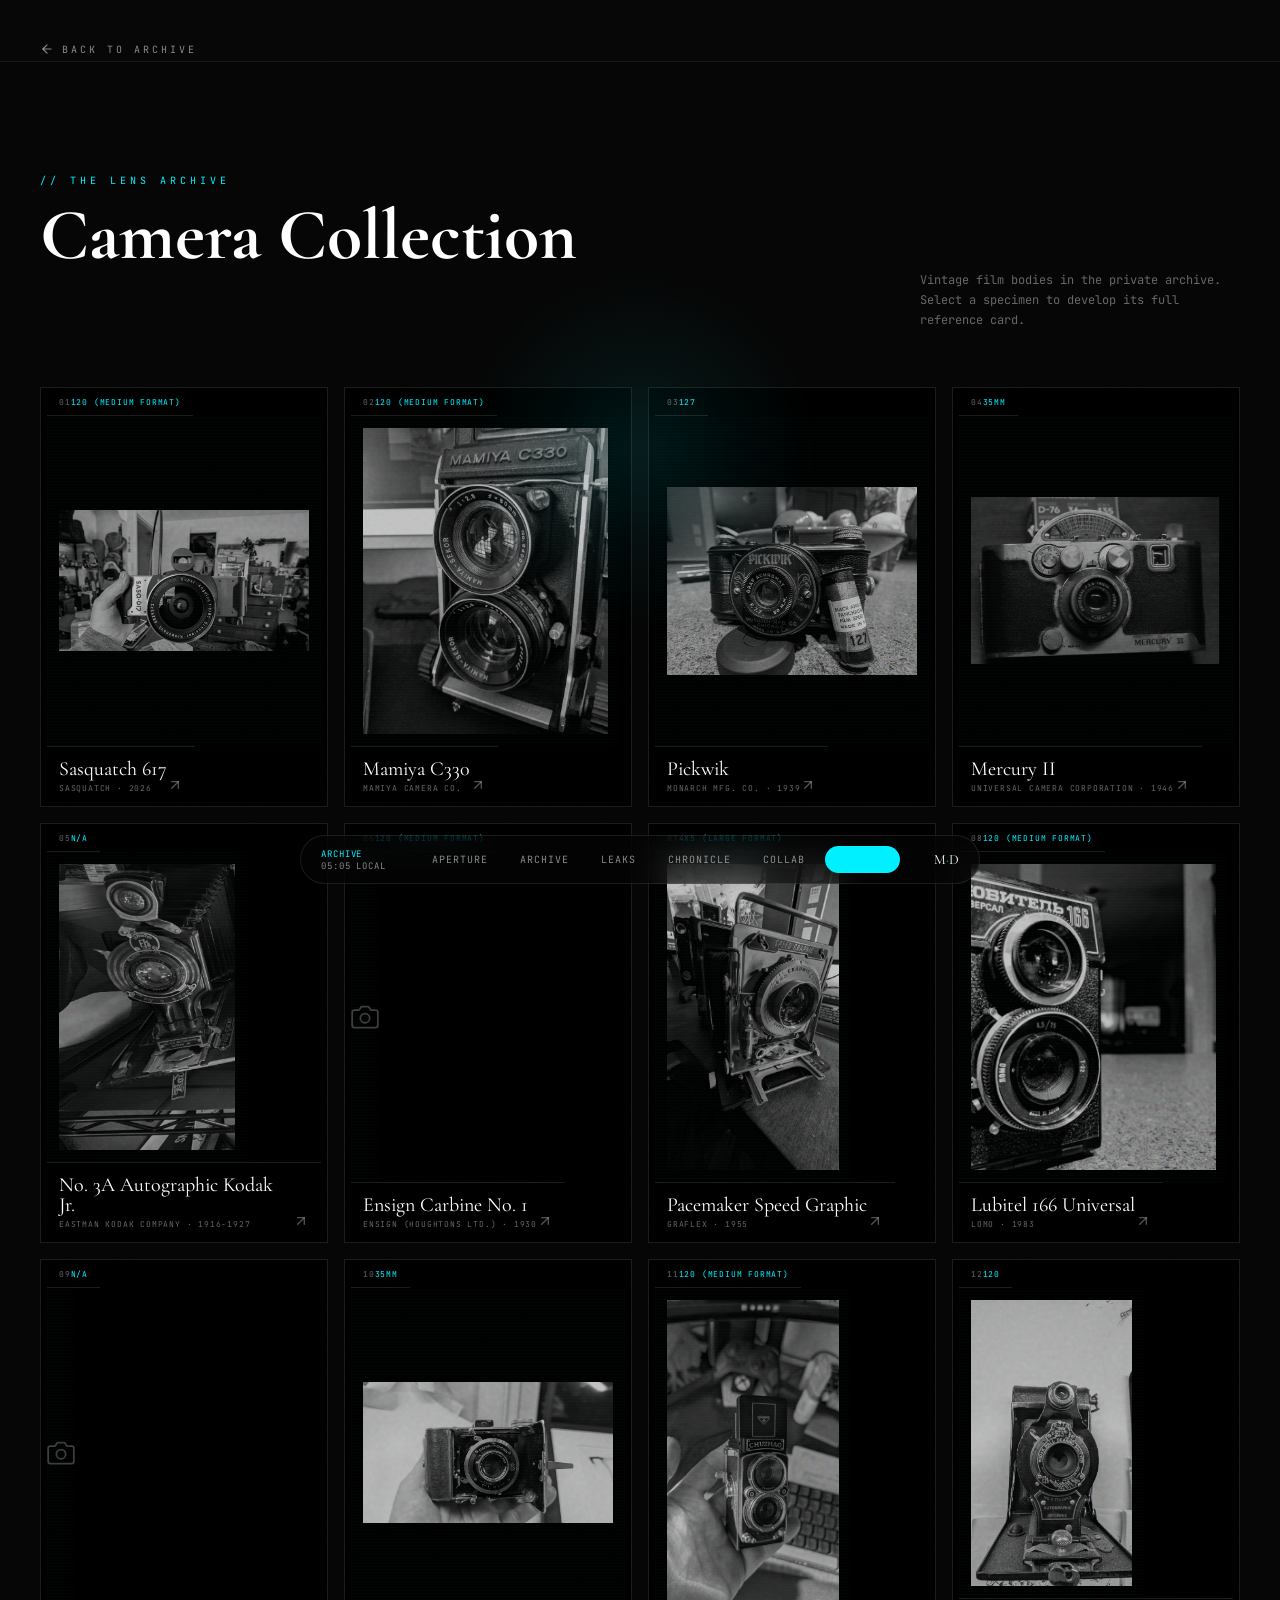
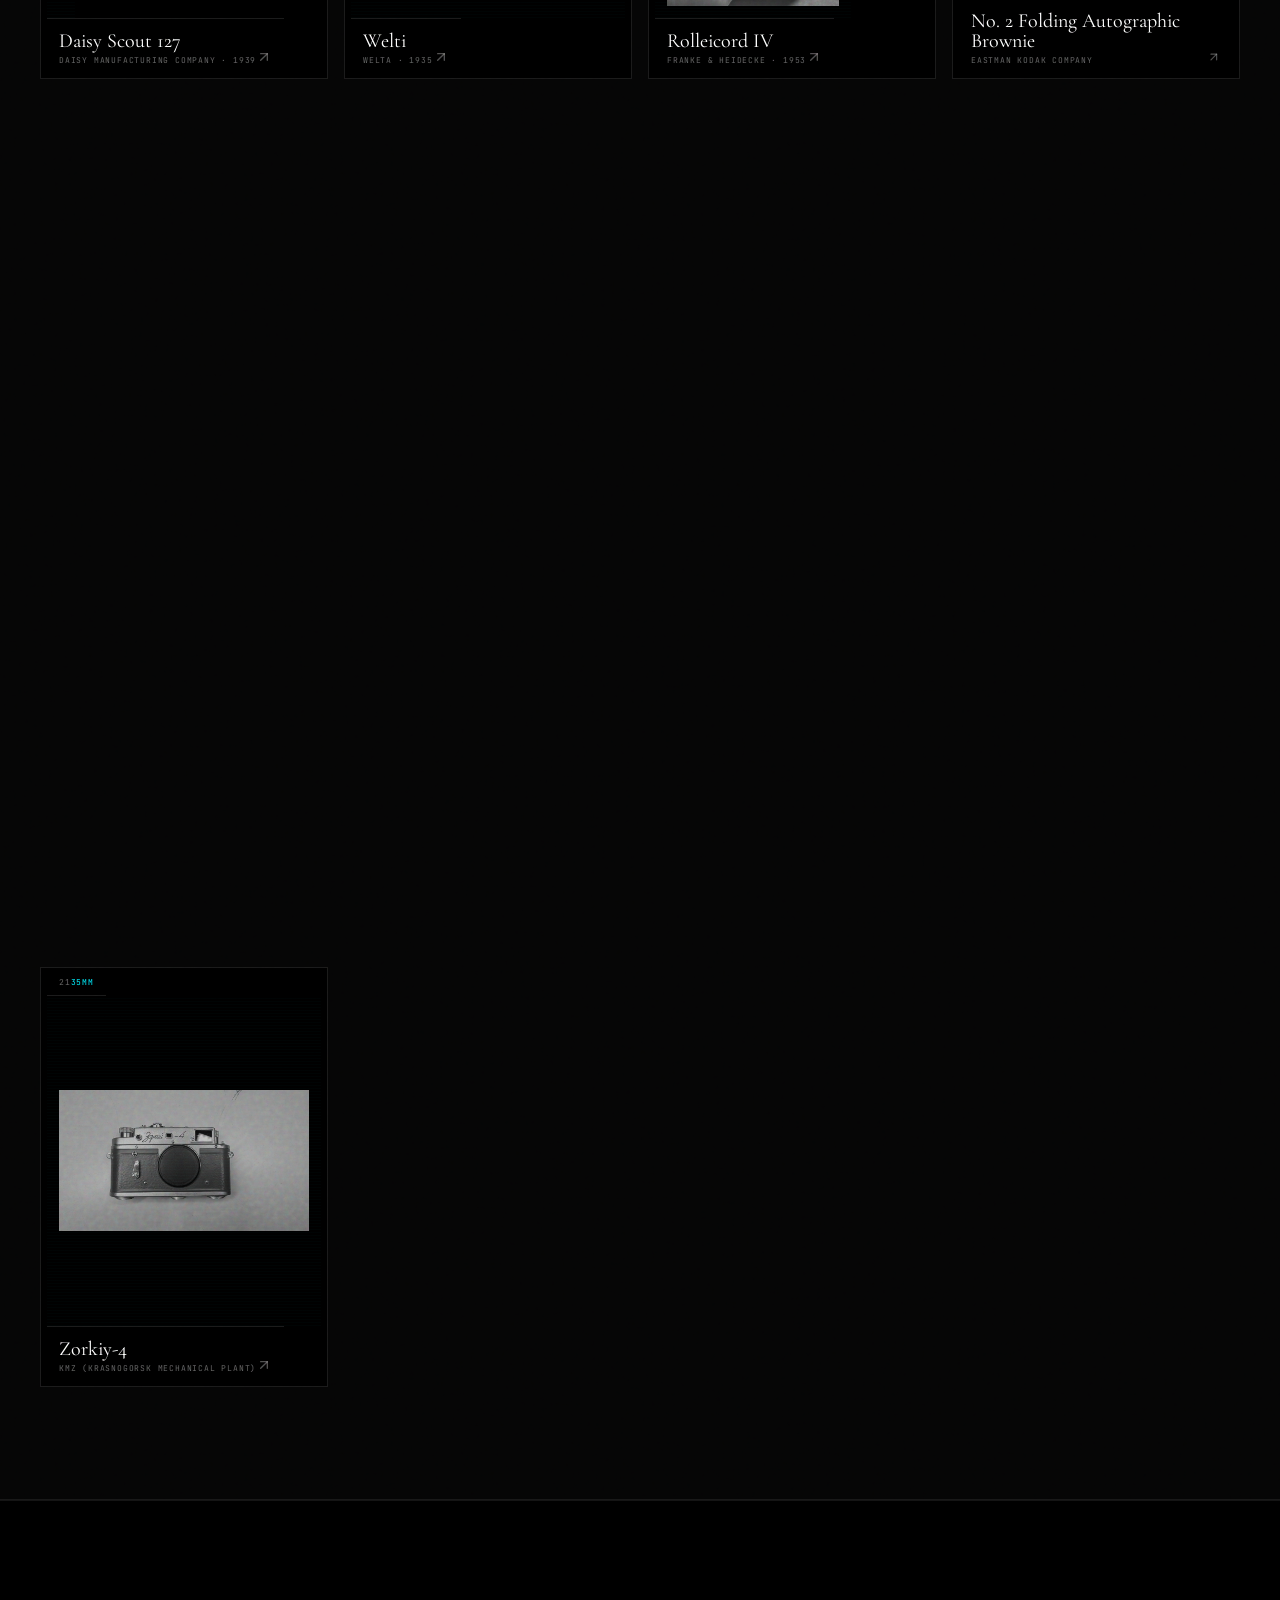
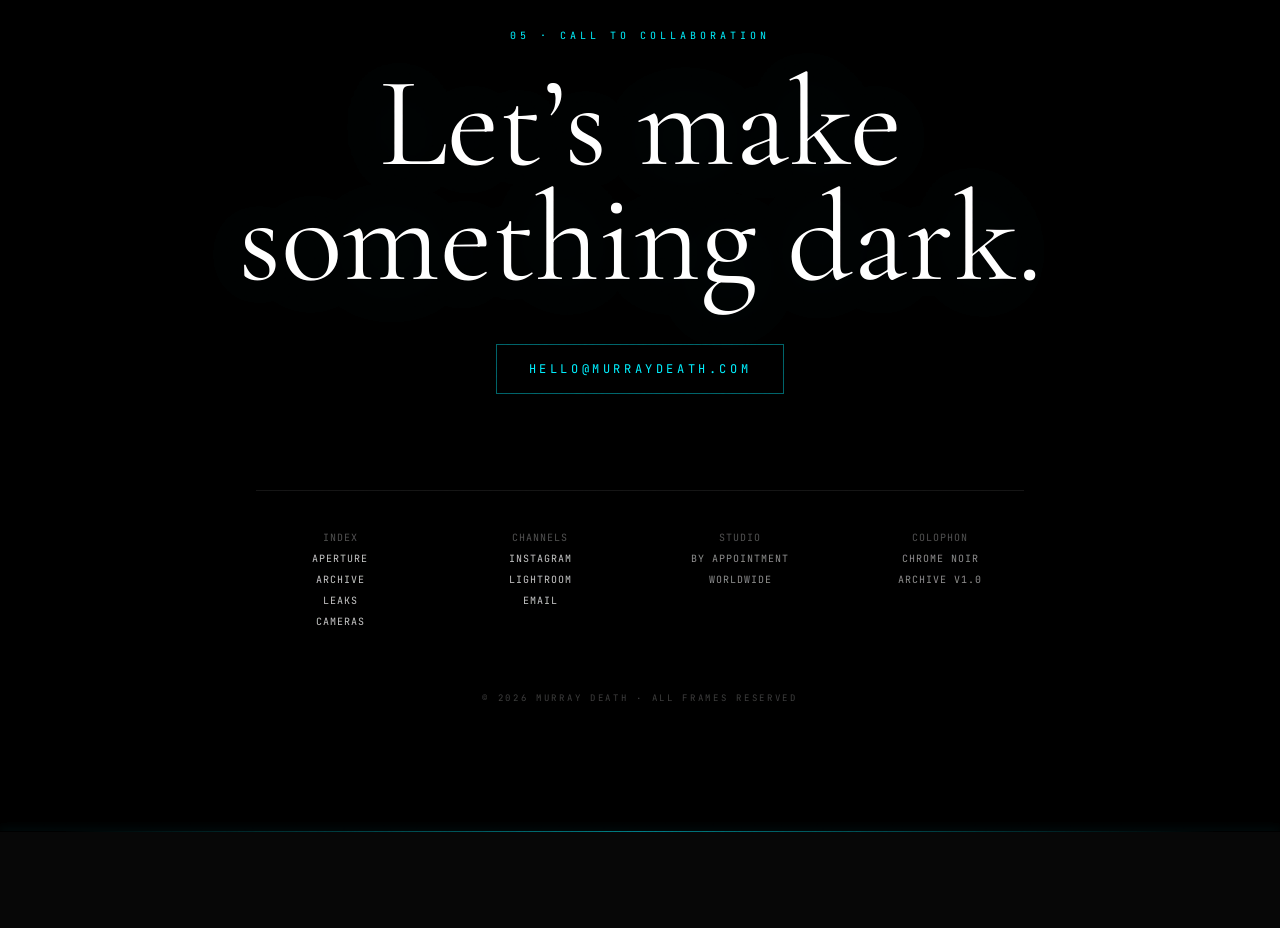
<file: cameras.html>
<!doctype html>
<html lang="en">
<head>
<meta charset="UTF-8" />
<meta name="viewport" content="width=device-width, initial-scale=1.0" />
<title>Camera Collection: Murray Death</title>
<meta name="description" content="The Lens Archive: vintage film camera specimens from Murray Death's private collection, with full specs, notes, and history." />
<link rel="stylesheet" href="https://murraydeathdesigns.github.io/assets/css/style.css" />
</head>
<body>

  <div class="lens-flare" aria-hidden="true"></div>

  <div class="wrap back-link-wrap">
    <a href="https://murraydeathdesigns.github.io/assets/index.html" class="back-link focus-ring">
      <svg width="14" height="14" viewBox="0 0 24 24" fill="none" stroke="currentColor" stroke-width="2" stroke-linecap="round" stroke-linejoin="round"><line x1="19" y1="12" x2="5" y2="12"></line><polyline points="12 19 5 12 12 5"></polyline></svg>
      Back to Archive
    </a>
  </div>

  <section id="cameras" class="cameras-section grain-overlay">
    <header class="cameras-header wrap">
      <div>
        <p class="section-label">// The Lens Archive</p>
        <h2 class="section-heading">Camera Collection</h2>
      </div>
      <p class="cameras-intro">
        Vintage film bodies in the private archive. Select a specimen to
        develop its full reference card.
      </p>
    </header>

    <div class="wrap">
      <div class="cameras-grid" id="cameras-grid"></div>
    </div>
  </section>

  <div class="modal-backdrop" id="camera-modal">
    <div class="modal-card"></div>
  </div>

  <!-- ================= 05 · Collaboration Footer ================= -->
  <footer id="collaborate" class="site-footer grain-overlay">
    <div class="inner">
      <p class="section-label">05 &middot; Call to Collaboration</p>
      <h2 class="reveal in-view">Let&rsquo;s make<br />something dark.</h2>

      <a href="mailto:hello@murraydeath.com" class="footer-cta focus-ring">
        hello@murraydeath.com
      </a>

      <div class="footer-grid">
        <div class="col">
          <span class="label">Index</span>
          <a href="https://murraydeathdesigns.github.io/assets/index.html#aperture" class="focus-ring">Aperture</a>
          <a href="https://murraydeathdesigns.github.io/assets/index.html#archive" class="focus-ring">Archive</a>
          <a href="https://murraydeathdesigns.github.io/assets/index.html#leaks" class="focus-ring">Leaks</a>
          <a href="https://murraydeathdesigns.github.io/assets/cameras.html" class="focus-ring">Cameras</a>
        </div>
        <div class="col">
          <span class="label">Channels</span>
          <a href="https://www.instagram.com/murraydeath" target="_blank" rel="noopener noreferrer" class="focus-ring">Instagram</a>
          <a href="https://lightroom.adobe.com" target="_blank" rel="noopener noreferrer" class="focus-ring">Lightroom</a>
          <a href="mailto:hello@murraydeath.com" class="focus-ring">Email</a>
        </div>
        <div class="col">
          <span class="label">Studio</span>
          <span class="muted">By appointment</span>
          <span class="muted">Worldwide</span>
        </div>
        <div class="col">
          <span class="label">Colophon</span>
          <span class="muted">Chrome Noir</span>
          <span class="muted">Archive v1.0</span>
        </div>
      </div>

      <p class="copyright" id="copyright">&copy; 2026 Murray Death &middot; All frames reserved</p>
    </div>
    <div class="leak-border"></div>
  </footer>

  <!-- ================= Command Bar ================= -->
  <nav class="command-bar">
    <div class="bar glass-bar">
      <div class="meta">
        <span class="idx text-leak">Archive</span>
        <span class="clock"></span>
      </div>
      <div class="nav">
        <a href="https://murraydeathdesigns.github.io/assets/index.html#aperture" class="focus-ring">Aperture</a>
        <a href="https://murraydeathdesigns.github.io/assets/index.html#archive" class="focus-ring">Archive</a>
        <a href="https://murraydeathdesigns.github.io/assets/index.html#leaks" class="focus-ring">Leaks</a>
        <a href="https://murraydeathdesigns.github.io/assets/index.html#chronicle" class="focus-ring">Chronicle</a>
        <a href="https://murraydeathdesigns.github.io/assets/index.html#collaborate" class="focus-ring">Collab</a>
        <a href="https://murraydeathdesigns.github.io/assets/cameras.html" class="focus-ring cameras-link active">Cameras</a>
      </div>
      <div class="brand">M<span class="text-leak">&middot;</span>D</div>
    </div>
  </nav>

  <div style="height:6rem"></div>

  <script src="https://murraydeathdesigns.github.io/assets/js/icons.js"></script>
  <script src="https://murraydeathdesigns.github.io/assets/js/data.js"></script>
  <script src="https://murraydeathdesigns.github.io/assets/js/main.js"></script>
  <script src="https://murraydeathdesigns.github.io/assets/js/cameras.js"></script>
  <script>
    document.getElementById("copyright").innerHTML =
      "&copy; " + new Date().getFullYear() + " Murray Death &middot; All frames reserved";
  </script>
</body>
</html>
</file>
